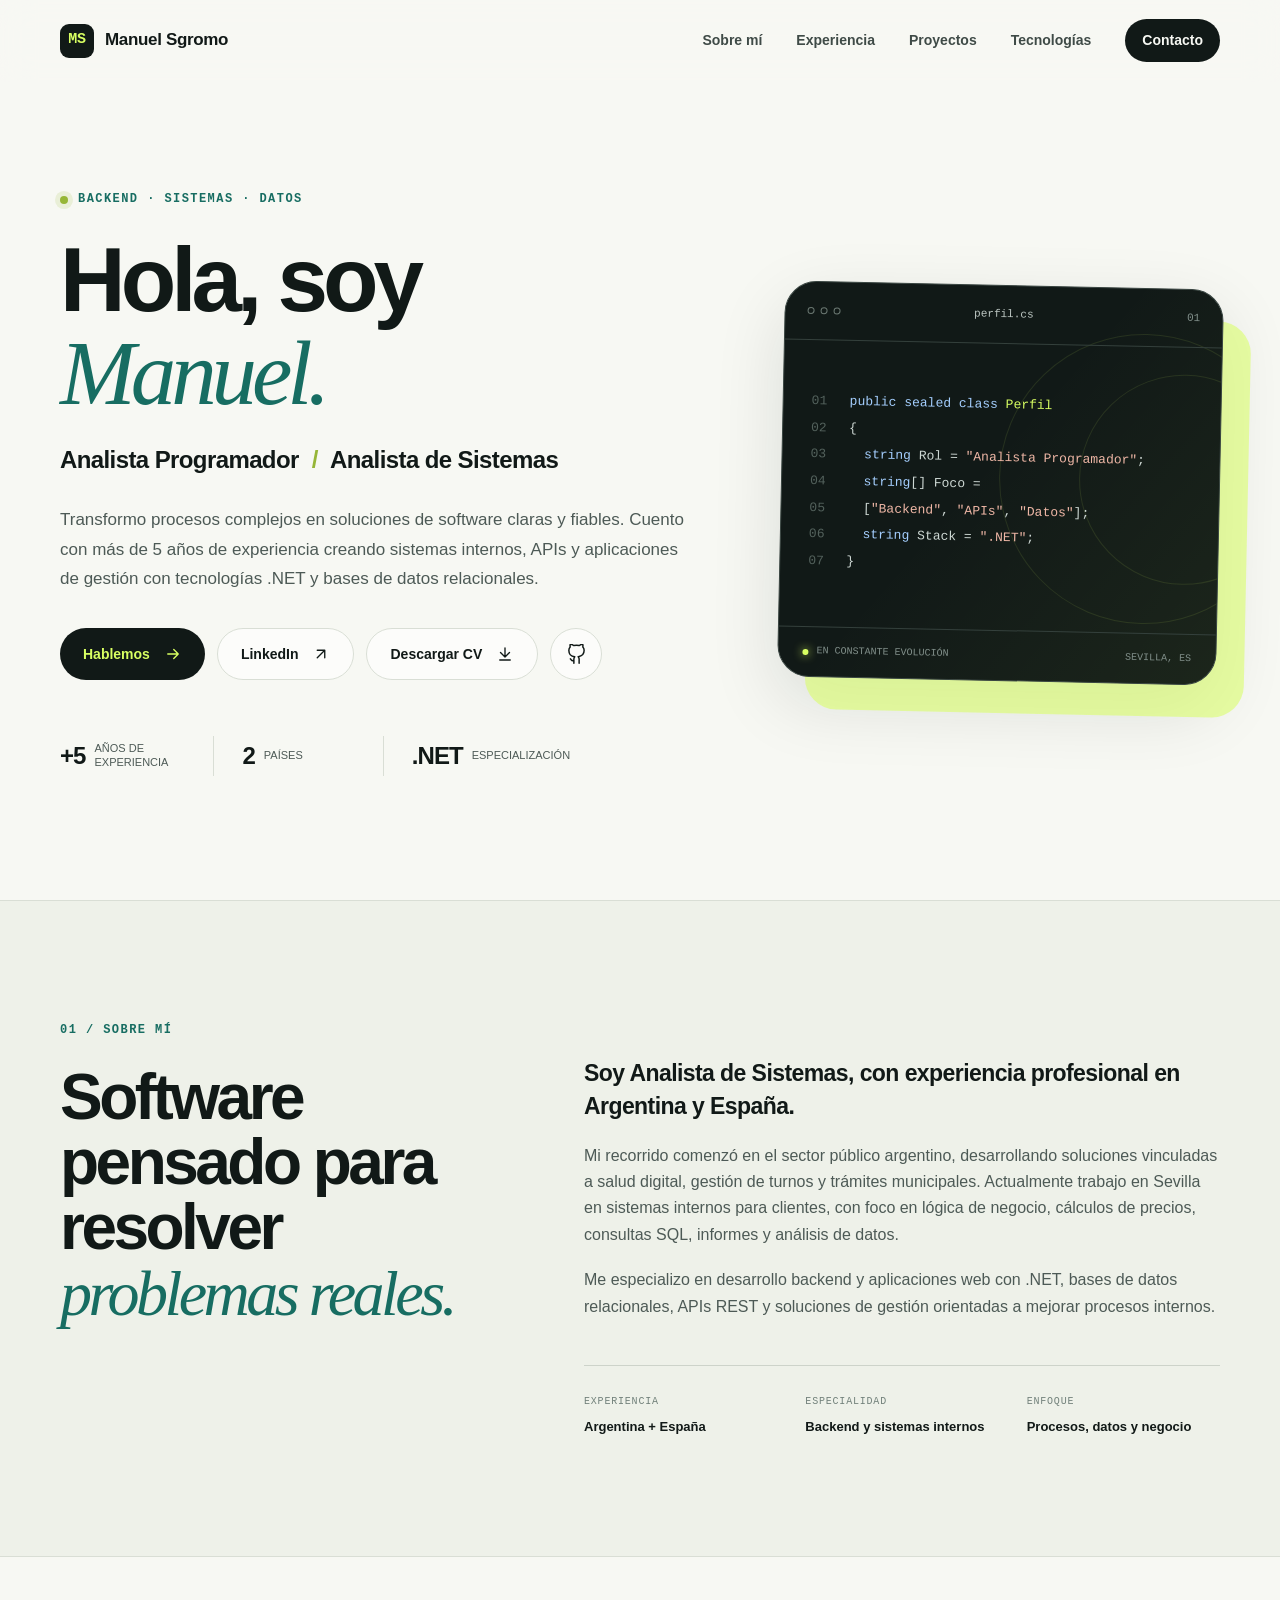
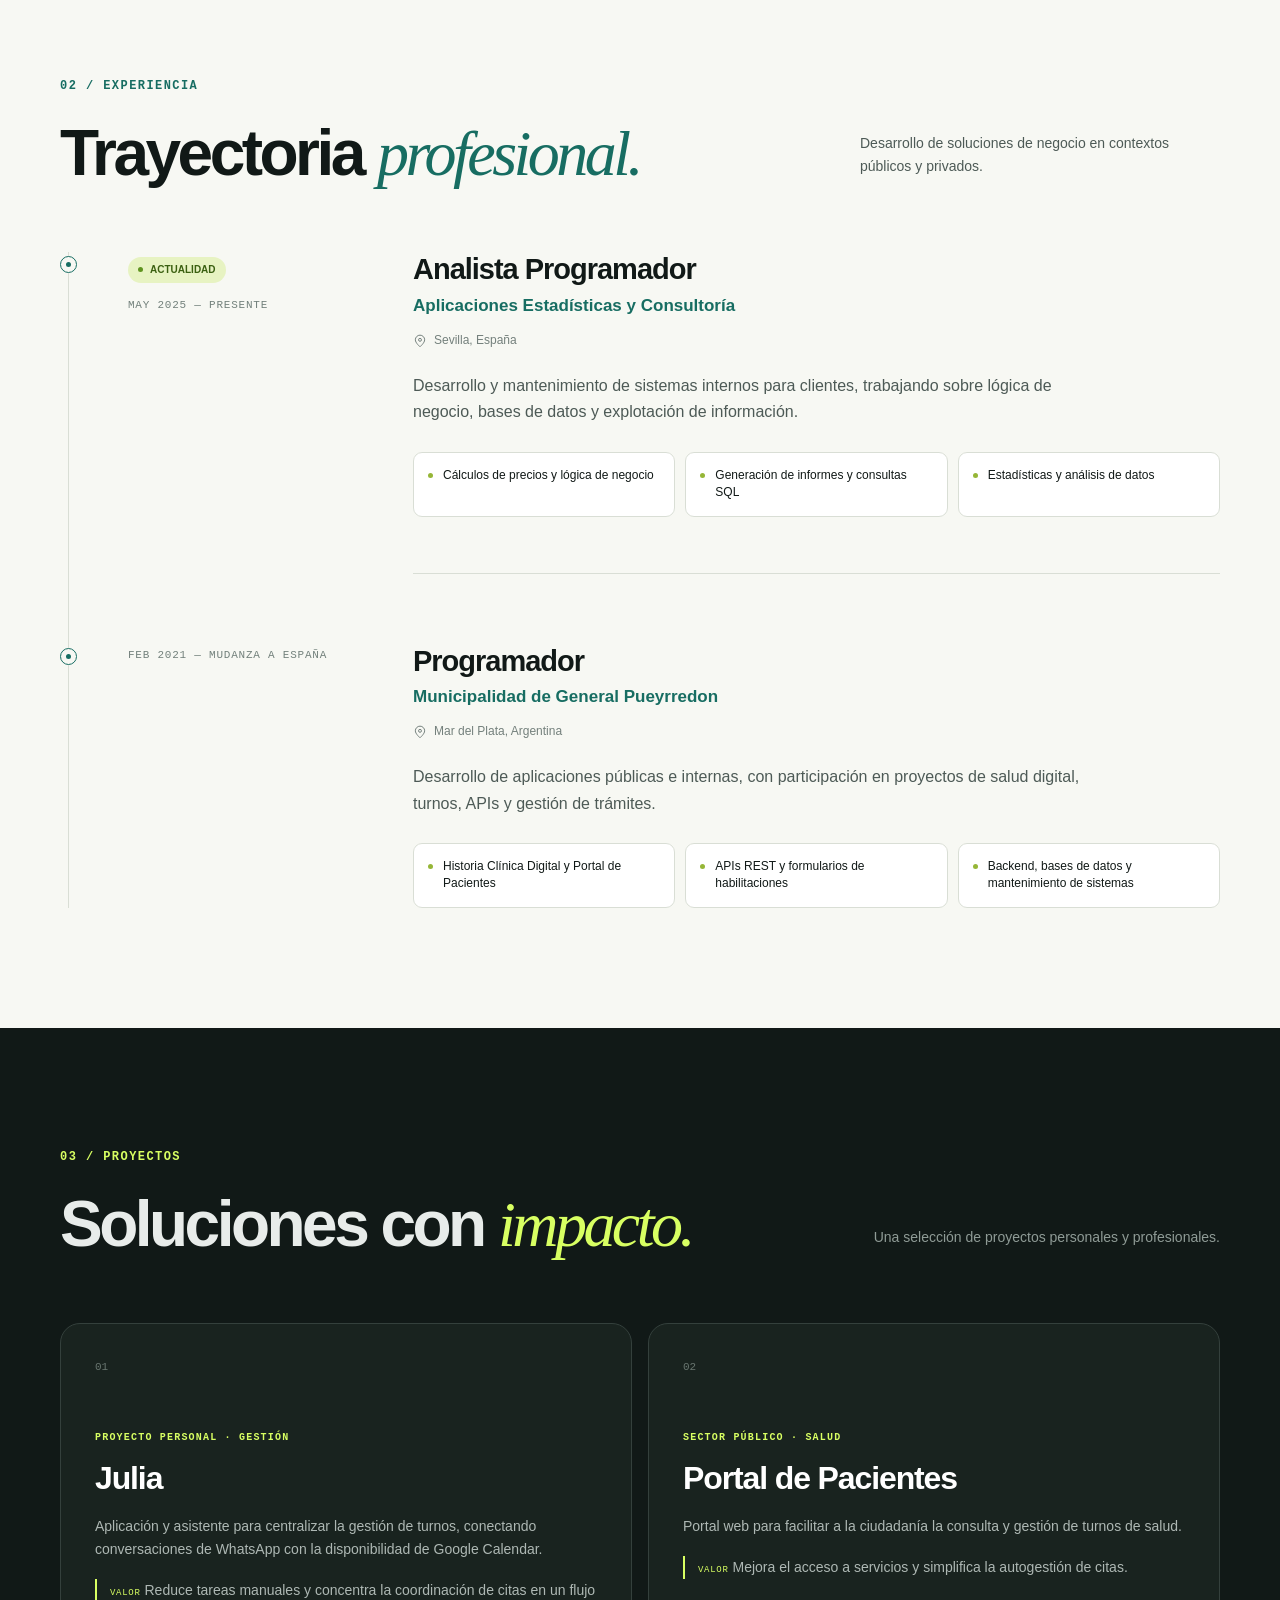
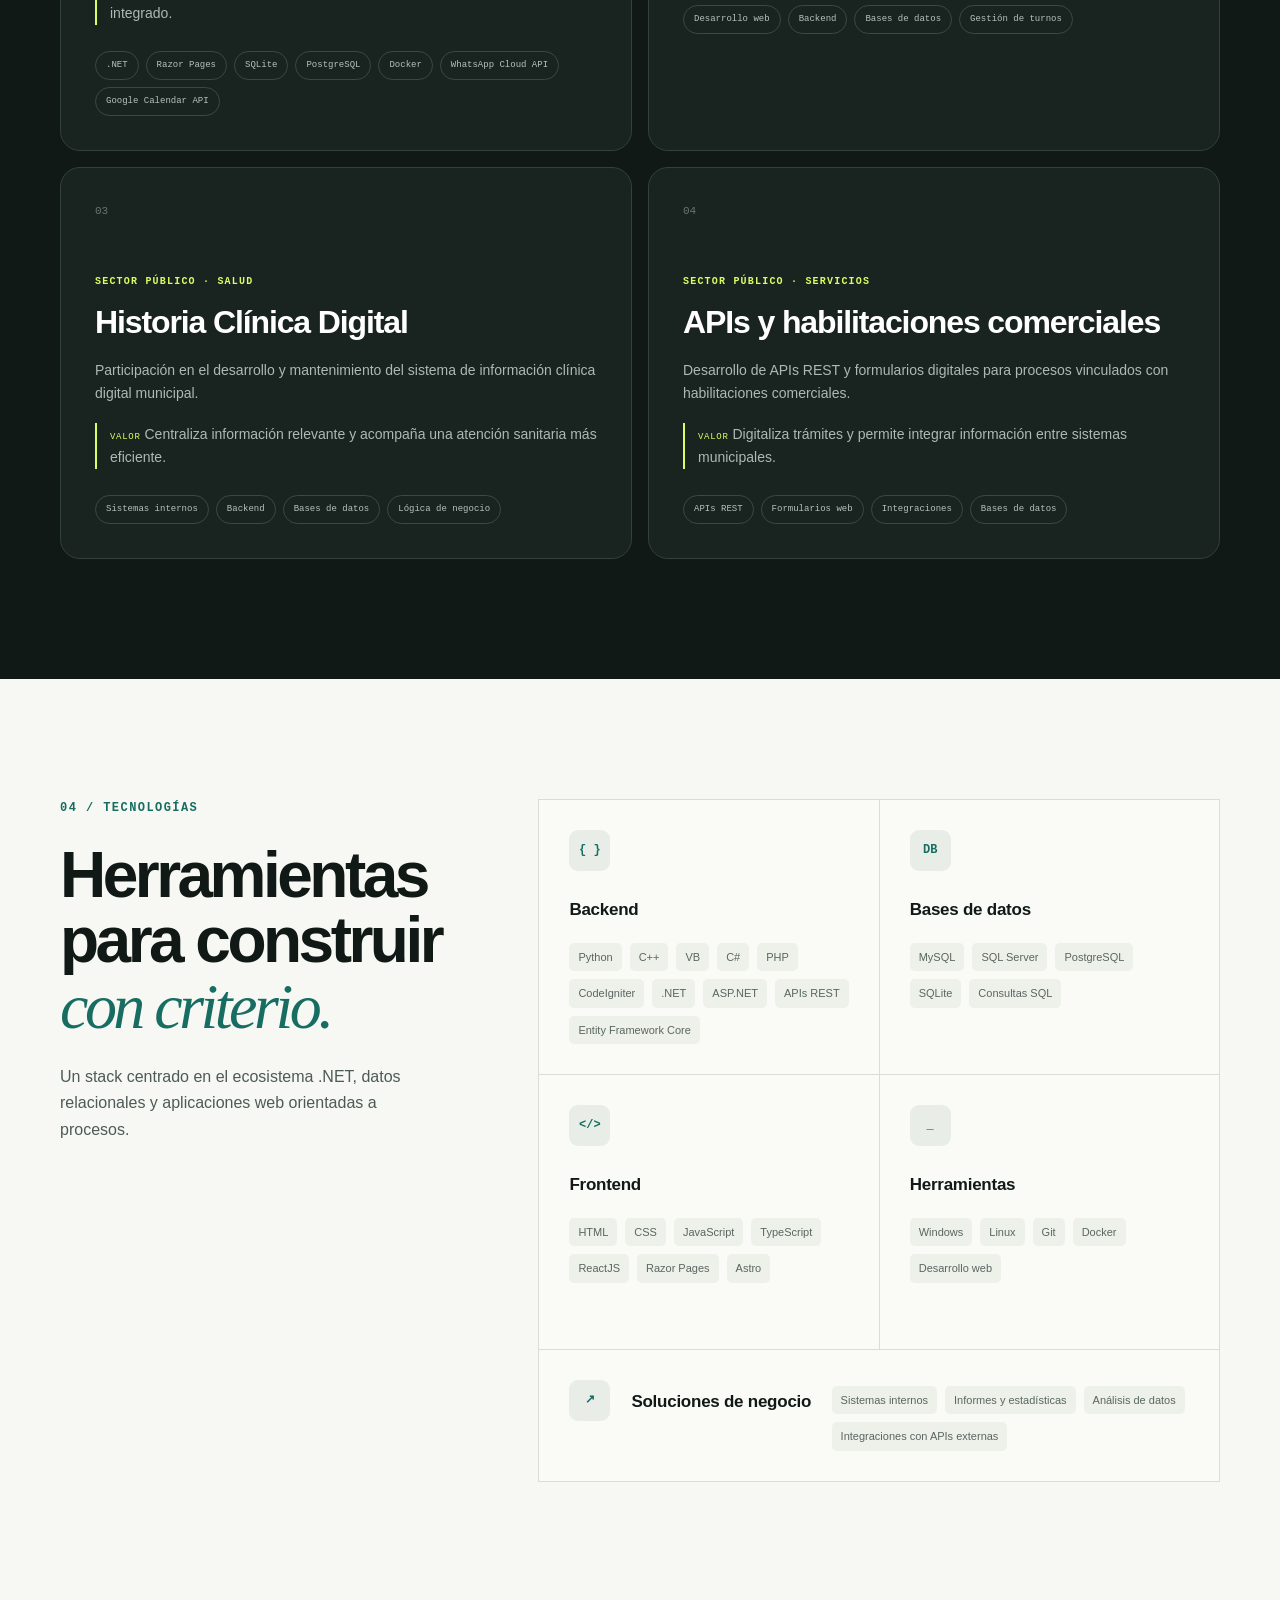
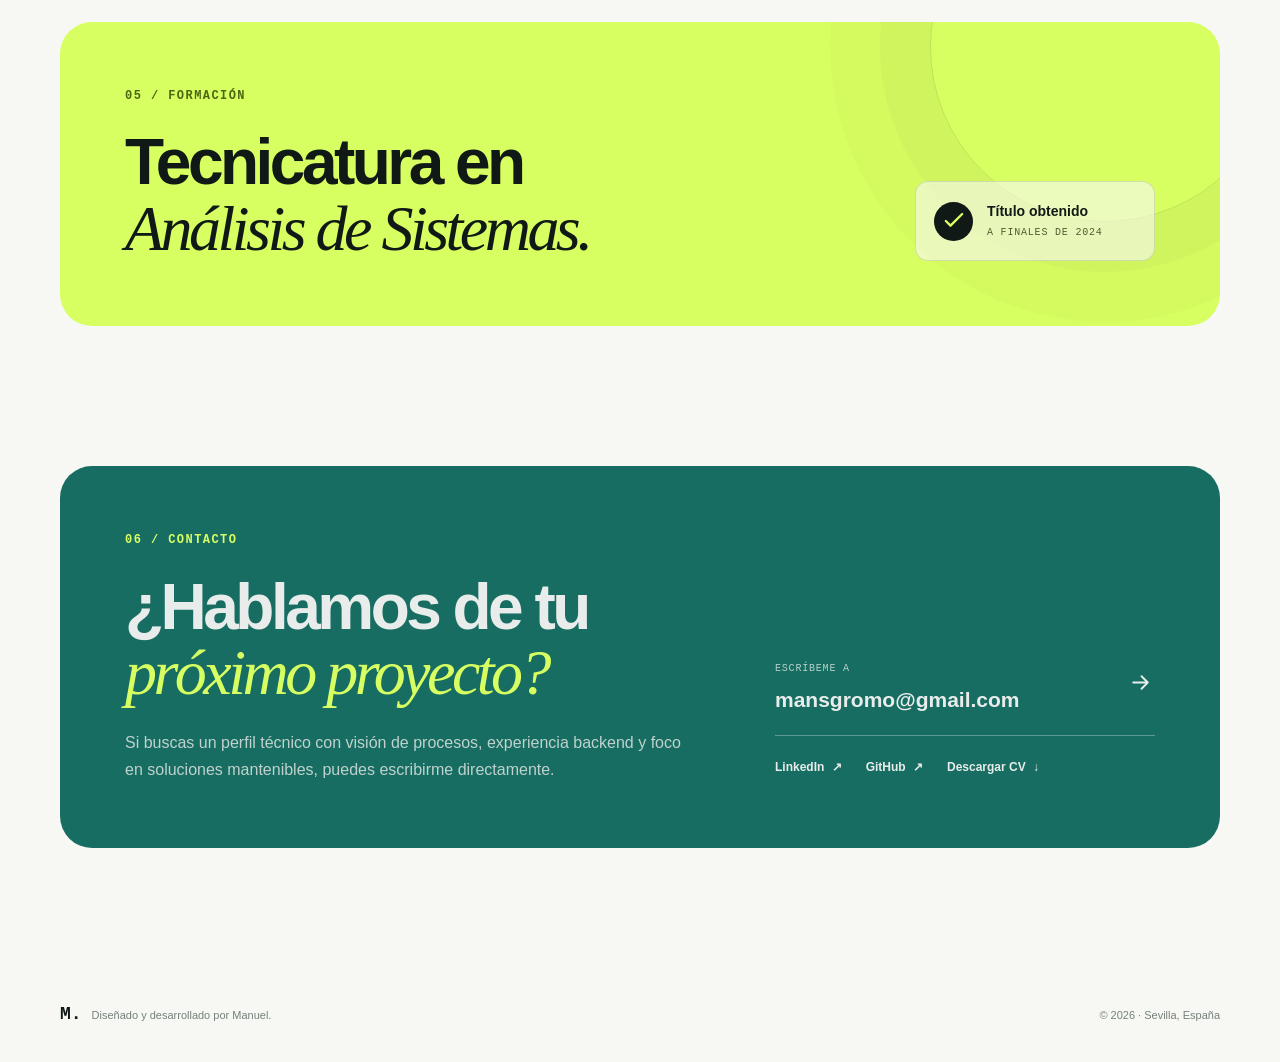
<file: index.html>
<!DOCTYPE html>
<html lang="es">
<head>
    <meta charset="utf-8">
    <meta name="viewport" content="width=device-width, initial-scale=1.0">
    <title>Manuel Sgromo — Analista Programador .NET en Sevilla</title>
    <meta name="description" content="Manuel Sgromo, Analista Programador especializado en .NET, C#, SQL Server y APIs REST. Desarrollo de sistemas internos, informes y soluciones de gestión. Sevilla, España.">
    <meta name="author" content="Manuel Sgromo">
    <meta name="theme-color" content="#111917">
    <meta property="og:type" content="profile">
    <meta property="og:site_name" content="Manuel Sgromo">
    <meta property="og:title" content="Manuel Sgromo — Analista Programador .NET">
    <meta property="og:description" content="Desarrollo backend, sistemas internos, APIs REST y soluciones de gestión con .NET y SQL Server. Sevilla, España.">
    <link rel="canonical" href="https://manuelsgromo.dev.ar/">
    <meta property="og:url" content="https://manuelsgromo.dev.ar/">
    <meta property="og:image" content="https://manuelsgromo.dev.ar/og-image.png">
    <meta property="og:image:width" content="1200">
    <meta property="og:image:height" content="630">
    <meta property="og:image:alt" content="Manuel Sgromo — Analista Programador .NET">
    <meta property="og:locale" content="es_ES">
    <meta name="twitter:card" content="summary_large_image">
    <meta name="twitter:title" content="Manuel Sgromo — Analista Programador .NET">
    <meta name="twitter:description" content="Desarrollo backend, sistemas internos, APIs REST y soluciones de gestión con .NET y SQL Server. Sevilla, España.">
    <meta name="twitter:image" content="https://manuelsgromo.dev.ar/og-image.png">
    <link rel="icon" href="favicon.svg" type="image/svg+xml">
    <link rel="icon" type="image/png" sizes="32x32" href="favicon-32.png">
    <link rel="apple-touch-icon" href="apple-touch-icon.png">
    <link rel="manifest" href="site.webmanifest">
    <link rel="alternate" type="text/markdown" href="llms.txt" title="Resumen para LLMs">
    <link rel="stylesheet" href="css/site.css">
    <meta name="google-site-verification" content="AX-vUv36ZDB27n9v82sICrds-xEvrTtyiPdn1zYFrWY" />
    <meta name="msvalidate.01" content="DA29E1E348F632E181BAA5E2B1E90D96" />
    
    <script type="application/ld+json">
    {
      "@context": "https://schema.org",
      "@graph": [
        {
          "@type": "ProfilePage",
          "@id": "https://manuelsgromo.dev.ar/#profilepage",
          "url": "https://manuelsgromo.dev.ar/",
          "name": "Manuel Sgromo — Analista Programador .NET en Sevilla",
          "inLanguage": "es",
          "isPartOf": { "@id": "https://manuelsgromo.dev.ar/#website" },
          "mainEntity": { "@id": "https://manuelsgromo.dev.ar/#person" },
          "dateModified": "2026-07-08"
        },
        {
          "@type": "WebSite",
          "@id": "https://manuelsgromo.dev.ar/#website",
          "url": "https://manuelsgromo.dev.ar/",
          "name": "Manuel Sgromo",
          "description": "Portfolio de Manuel Sgromo, Analista Programador especializado en .NET, C#, SQL Server y APIs REST.",
          "inLanguage": "es",
          "publisher": { "@id": "https://manuelsgromo.dev.ar/#person" }
        },
        {
          "@type": "Person",
          "@id": "https://manuelsgromo.dev.ar/#person",
          "name": "Manuel Sgromo",
          "givenName": "Manuel",
          "familyName": "Sgromo",
          "jobTitle": "Analista Programador",
          "description": "Analista Programador especializado en desarrollo backend con .NET, C#, SQL Server y APIs REST. Sistemas internos, informes y soluciones de gestión.",
          "url": "https://manuelsgromo.dev.ar",
          "mainEntityOfPage": { "@id": "https://manuelsgromo.dev.ar/#profilepage" },
          "image": "https://manuelsgromo.dev.ar/og-image.png",
          "email": "mansgromo@gmail.com",
          "nationality": {
            "@type": "Country",
            "name": "Argentina"
          },
          "sameAs": [
            "https://www.linkedin.com/in/manuelsgromo/",
            "https://github.com/Msgromo"
          ],
          "hasOccupation": {
            "@type": "Occupation",
            "name": "Analista Programador",
            "occupationLocation": {
              "@type": "City",
              "name": "Sevilla",
              "containedInPlace": {
                "@type": "Country",
                "name": "España"
              }
            },
            "skills": ".NET, C#, VB.NET, ASP.NET, SQL Server, PostgreSQL, APIs REST, Entity Framework Core, Docker"
          },
          "worksFor": {
            "@type": "Organization",
            "name": "Aplicaciones Estadísticas y Consultoría",
            "location": {
              "@type": "Place",
              "address": {
                "@type": "PostalAddress",
                "addressLocality": "Sevilla",
                "addressRegion": "Andalucía",
                "addressCountry": "ES"
              }
            }
          },
          "alumniOf": {
            "@type": "EducationalOrganization",
            "name": "Instituto Superior de Enseñanza Técnica (ISET)",
            "address": {
              "@type": "PostalAddress",
              "addressLocality": "Mar del Plata",
              "addressCountry": "AR"
            }
          },
          "address": {
            "@type": "PostalAddress",
            "addressLocality": "Sevilla",
            "addressRegion": "Andalucía",
            "addressCountry": "ES"
          },
          "knowsLanguage": [
            { "@type": "Language", "name": "Español" },
            { "@type": "Language", "name": "Inglés" }
          ],
          "knowsAbout": [".NET", "C#", "VB.NET", "ASP.NET", "Razor Pages", "SQL Server", "PostgreSQL", "APIs REST", "Entity Framework Core", "Docker", "Análisis de datos", "Optimización de precios"]
        }
      ]
    }
    </script>
</head>
<body>
    <a class="skip-link" href="#contenido">Saltar al contenido</a>

    <header class="site-header" id="inicio">
        <nav class="nav container" aria-label="Navegación principal">
            <a class="brand" href="#inicio" aria-label="Ir al inicio">
                <span class="brand-mark" aria-hidden="true">MS</span>
                <span>Manuel Sgromo</span>
            </a>

            <button class="menu-button" type="button" aria-expanded="false" aria-controls="main-menu">
                <span class="sr-only">Abrir menú</span>
                <span></span><span></span>
            </button>

            <div class="nav-menu" id="main-menu">
                <a href="#sobre-mi">Sobre mí</a>
                <a href="#experiencia">Experiencia</a>
                <a href="#proyectos">Proyectos</a>
                <a href="#tecnologias">Tecnologías</a>
                <a class="nav-contact" href="#contacto">Contacto</a>
            </div>
        </nav>
    </header>

    <main id="contenido">
        <section class="hero section" aria-labelledby="hero-title">
            <div class="container hero-grid">
                <div class="hero-copy">
                    <p class="eyebrow"><span></span> Backend · Sistemas · Datos</p>
                    <h1 id="hero-title">Hola, soy <em>Manuel.</em></h1>
                    <p class="hero-role">Analista Programador <span>/</span> Analista de Sistemas</p>
                    <p class="hero-description">
                        Transformo procesos complejos en soluciones de software claras y fiables. Cuento con más de 5 años de
                        experiencia creando sistemas internos, APIs y aplicaciones de gestión con tecnologías .NET y bases de
                        datos relacionales.
                    </p>
                    <div class="hero-actions">
                        <a class="button button-primary" href="#contacto">
                            Hablemos
                            <svg viewBox="0 0 24 24" aria-hidden="true">
                                <path d="m5 12h14m-6-6 6 6-6 6"></path>
                            </svg>
                        </a>
                        <a class="button button-secondary" href="https://www.linkedin.com/in/manuelsgromo/" target="_blank" rel="me noreferrer">
                            LinkedIn
                            <svg viewBox="0 0 24 24" aria-hidden="true">
                                <path d="M7 17 17 7M7 7h10v10"></path>
                            </svg>
                        </a>
                        <a class="button button-secondary" href="Manuel_Sgromo.pdf" download>
                            Descargar CV
                            <svg viewBox="0 0 24 24" aria-hidden="true">
                                <path d="M12 4v12m-6-6 6 6 6-6M5 20h14"></path>
                            </svg>
                        </a>
                        <a class="icon-button" href="https://github.com/Msgromo" target="_blank" rel="me noreferrer" aria-label="Perfil de GitHub de Manuel">
                            <svg viewBox="0 0 24 24" aria-hidden="true">
                                <path d="M15 22v-4a4.8 4.8 0 0 0-1-3.5c3.28-.36 6.72-1.61 6.72-7.25A5.65 5.65 0 0 0 19.22 3.3 5.3 5.3 0 0 0 19.08.3S17.9-.08 15 1.8a13.4 13.4 0 0 0-6 0C6.1-.08 4.92.3 4.92.3a5.3 5.3 0 0 0-.14 3A5.65 5.65 0 0 0 3.28 7.3c0 5.6 3.44 6.85 6.72 7.25A4.8 4.8 0 0 0 9 18v4M9 19c-3 .92-3-1.5-4-2"></path>
                            </svg>
                        </a>
                    </div>

                    <dl class="hero-stats" aria-label="Resumen profesional">
                        <div>
                            <dt>+5</dt>
                            <dd>años de experiencia</dd>
                        </div>
                        <div>
                            <dt>2</dt>
                            <dd>países</dd>
                        </div>
                        <div>
                            <dt>.NET</dt>
                            <dd>especialización</dd>
                        </div>
                    </dl>
                </div>

                <div class="profile-card" aria-label="Perfil técnico de Manuel">
                    <div class="profile-card-top">
                        <span class="window-dots" aria-hidden="true"><i></i><i></i><i></i></span>
                        <span>perfil.cs</span>
                        <span>01</span>
                    </div>
                    <div class="code-block" aria-hidden="true">
                        <p><span class="line-number">01</span><span class="code-keyword">public sealed class</span> <span class="code-type">Perfil</span></p>
                        <p><span class="line-number">02</span>{</p>
                        <p><span class="line-number">03</span>&nbsp;&nbsp;<span class="code-keyword">string</span> Rol = <span class="code-string">"Analista Programador"</span>;</p>
                        <p><span class="line-number">04</span>&nbsp;&nbsp;<span class="code-keyword">string</span>[] Foco =</p>
                        <p><span class="line-number">05</span>&nbsp;&nbsp;[<span class="code-string">"Backend"</span>, <span class="code-string">"APIs"</span>, <span class="code-string">"Datos"</span>];</p>
                        <p><span class="line-number">06</span>&nbsp;&nbsp;<span class="code-keyword">string</span> Stack = <span class="code-string">".NET"</span>;</p>
                        <p><span class="line-number">07</span>}</p>
                    </div>
                    <div class="profile-card-footer">
                        <span><i></i> En constante evolución</span>
                        <span>Sevilla, ES</span>
                    </div>
                    <div class="orbit orbit-one"></div>
                    <div class="orbit orbit-two"></div>
                </div>
            </div>
        </section>

        <section class="section section-muted" id="sobre-mi" aria-labelledby="about-title">
            <div class="container about-grid">
                <header class="section-heading">
                    <p class="section-index">01 / Sobre mí</p>
                    <h2 id="about-title">Software pensado para resolver <em>problemas reales.</em></h2>
                </header>
                <div class="about-content">
                    <p class="about-lead">Soy Analista de Sistemas, con experiencia profesional en Argentina y España.</p>
                    <p>Mi recorrido comenzó en el sector público argentino, desarrollando soluciones vinculadas a salud digital,
                        gestión de turnos y trámites municipales. Actualmente trabajo en Sevilla en sistemas internos para
                        clientes, con foco en lógica de negocio, cálculos de precios, consultas SQL, informes y análisis de
                        datos.</p>
                    <p>Me especializo en desarrollo backend y aplicaciones web con .NET, bases de datos relacionales, APIs REST
                        y soluciones de gestión orientadas a mejorar procesos internos.</p>
                    <div class="about-details">
                        <div><span>Experiencia</span><strong>Argentina + España</strong></div>
                        <div><span>Especialidad</span><strong>Backend y sistemas internos</strong></div>
                        <div><span>Enfoque</span><strong>Procesos, datos y negocio</strong></div>
                    </div>
                </div>
            </div>
        </section>

        <section class="section" id="experiencia" aria-labelledby="experience-title">
            <div class="container">
                <header class="section-heading heading-row">
                    <div>
                        <p class="section-index">02 / Experiencia</p>
                        <h2 id="experience-title">Trayectoria <em>profesional.</em></h2>
                    </div>
                    <p class="heading-note">Desarrollo de soluciones de negocio en contextos públicos y privados.</p>
                </header>

                <div class="timeline">
                    <article class="experience-card">
                        <div class="timeline-marker"><span></span></div>
                        <div class="experience-meta">
                            <span class="status-pill"><i></i> Actualidad</span>
                            <time datetime="2025-05">MAY 2025 — PRESENTE</time>
                        </div>
                        <div class="experience-body">
                            <h3>Analista Programador</h3>
                            <p class="company">Aplicaciones Estadísticas y Consultoría</p>
                            <p class="location"><svg viewBox="0 0 24 24" aria-hidden="true"><path d="M20 10c0 5-8 12-8 12S4 15 4 10a8 8 0 1 1 16 0Z"></path><circle cx="12" cy="10" r="2.5"></circle></svg>Sevilla, España</p>
                            <p>Desarrollo y mantenimiento de sistemas internos para clientes, trabajando sobre lógica de
                                negocio, bases de datos y explotación de información.</p>
                            <ul class="responsibility-list">
                                <li>Cálculos de precios y lógica de negocio</li>
                                <li>Generación de informes y consultas SQL</li>
                                <li>Estadísticas y análisis de datos</li>
                            </ul>
                        </div>
                    </article>

                    <article class="experience-card">
                        <div class="timeline-marker"><span></span></div>
                        <div class="experience-meta">
                            <time datetime="2021-02">FEB 2021 — MUDANZA A ESPAÑA</time>
                        </div>
                        <div class="experience-body">
                            <h3>Programador</h3>
                            <p class="company">Municipalidad de General Pueyrredon</p>
                            <p class="location"><svg viewBox="0 0 24 24" aria-hidden="true"><path d="M20 10c0 5-8 12-8 12S4 15 4 10a8 8 0 1 1 16 0Z"></path><circle cx="12" cy="10" r="2.5"></circle></svg>Mar del Plata, Argentina</p>
                            <p>Desarrollo de aplicaciones públicas e internas, con participación en proyectos de salud digital,
                                turnos, APIs y gestión de trámites.</p>
                            <ul class="responsibility-list">
                                <li>Historia Clínica Digital y Portal de Pacientes</li>
                                <li>APIs REST y formularios de habilitaciones</li>
                                <li>Backend, bases de datos y mantenimiento de sistemas</li>
                            </ul>
                        </div>
                    </article>
                </div>
            </div>
        </section>

        <section class="section section-dark" id="proyectos" aria-labelledby="projects-title">
            <div class="container">
                <header class="section-heading heading-row heading-light">
                    <div>
                        <p class="section-index">03 / Proyectos</p>
                        <h2 id="projects-title">Soluciones con <em>impacto.</em></h2>
                    </div>
                    <p class="heading-note">Una selección de proyectos personales y profesionales.</p>
                </header>

                <div class="projects-grid">
                    <article class="project-card">
                        <div class="project-number">01</div>
                        <div class="project-kicker">Proyecto personal · Gestión</div>
                        <h3>Julia</h3>
                        <p>Aplicación y asistente para centralizar la gestión de turnos, conectando conversaciones de
                            WhatsApp con la disponibilidad de Google Calendar.</p>
                        <p class="project-value"><span>Valor</span> Reduce tareas manuales y concentra la coordinación de
                            citas en un flujo integrado.</p>
                        <ul class="tag-list" aria-label="Tecnologías de Julia">
                            <li>.NET</li>
                            <li>Razor Pages</li>
                            <li>SQLite</li>
                            <li>PostgreSQL</li>
                            <li>Docker</li>
                            <li>WhatsApp Cloud API</li>
                            <li>Google Calendar API</li>
                        </ul>
                    </article>

                    <article class="project-card">
                        <div class="project-number">02</div>
                        <div class="project-kicker">Sector público · Salud</div>
                        <h3>Portal de Pacientes</h3>
                        <p>Portal web para facilitar a la ciudadanía la consulta y gestión de turnos de salud.</p>
                        <p class="project-value"><span>Valor</span> Mejora el acceso a servicios y simplifica la autogestión de
                            citas.</p>
                        <ul class="tag-list">
                            <li>Desarrollo web</li>
                            <li>Backend</li>
                            <li>Bases de datos</li>
                            <li>Gestión de turnos</li>
                        </ul>
                    </article>

                    <article class="project-card">
                        <div class="project-number">03</div>
                        <div class="project-kicker">Sector público · Salud</div>
                        <h3>Historia Clínica Digital</h3>
                        <p>Participación en el desarrollo y mantenimiento del sistema de información clínica digital municipal.</p>
                        <p class="project-value"><span>Valor</span> Centraliza información relevante y acompaña una atención
                            sanitaria más eficiente.</p>
                        <ul class="tag-list">
                            <li>Sistemas internos</li>
                            <li>Backend</li>
                            <li>Bases de datos</li>
                            <li>Lógica de negocio</li>
                        </ul>
                    </article>

                    <article class="project-card">
                        <div class="project-number">04</div>
                        <div class="project-kicker">Sector público · Servicios</div>
                        <h3>APIs y habilitaciones comerciales</h3>
                        <p>Desarrollo de APIs REST y formularios digitales para procesos vinculados con habilitaciones
                            comerciales.</p>
                        <p class="project-value"><span>Valor</span> Digitaliza trámites y permite integrar información entre
                            sistemas municipales.</p>
                        <ul class="tag-list">
                            <li>APIs REST</li>
                            <li>Formularios web</li>
                            <li>Integraciones</li>
                            <li>Bases de datos</li>
                        </ul>
                    </article>
                </div>
            </div>
        </section>

        <section class="section" id="tecnologias" aria-labelledby="skills-title">
            <div class="container skills-layout">
                <header class="section-heading skills-heading">
                    <p class="section-index">04 / Tecnologías</p>
                    <h2 id="skills-title">Herramientas para construir <em>con criterio.</em></h2>
                    <p>Un stack centrado en el ecosistema .NET, datos relacionales y aplicaciones web orientadas a procesos.</p>
                </header>

                <div class="skills-grid">
                    <article class="skill-group">
                        <div class="skill-icon">{ }</div>
                        <h3>Backend</h3>
                        <ul>
                            <li>Python</li>
                            <li>C++</li>
                            <li>VB</li>
                            <li>C#</li>
                            <li>PHP</li>
                            <li>CodeIgniter</li>
                            <li>.NET</li>
                            <li>ASP.NET</li>
                            <li>APIs REST</li>
                            <li>Entity Framework Core</li>
                        </ul>
                    </article>
                    <article class="skill-group">
                        <div class="skill-icon">DB</div>
                        <h3>Bases de datos</h3>
                        <ul>
                            <li>MySQL</li>
                            <li>SQL Server</li>
                            <li>PostgreSQL</li>
                            <li>SQLite</li>
                            <li>Consultas SQL</li>
                        </ul>
                    </article>
                    <article class="skill-group">
                        <div class="skill-icon">&lt;/&gt;</div>
                        <h3>Frontend</h3>
                        <ul>
                            <li>HTML</li>
                            <li>CSS</li>
                            <li>JavaScript</li>
                            <li>TypeScript</li>
                            <li>ReactJS</li>
                            <li>Razor Pages</li>
                            <li>Astro</li>
                        </ul>
                    </article>
                    <article class="skill-group">
                        <div class="skill-icon">_</div>
                        <h3>Herramientas</h3>
                        <ul>
                            <li>Windows</li>
                            <li>Linux</li>
                            <li>Git</li>
                            <li>Docker</li>
                            <li>Desarrollo web</li>
                        </ul>
                    </article>
                    <article class="skill-group skill-wide">
                        <div class="skill-icon">↗</div>
                        <h3>Soluciones de negocio</h3>
                        <ul>
                            <li>Sistemas internos</li>
                            <li>Informes y estadísticas</li>
                            <li>Análisis de datos</li>
                            <li>Integraciones con APIs externas</li>
                        </ul>
                    </article>
                </div>
            </div>
        </section>

        <section class="section education-section" id="formacion" aria-labelledby="education-title">
            <div class="container">
                <article class="education-card">
                    <div>
                        <p class="section-index">05 / Formación</p>
                        <h2 id="education-title">Tecnicatura en<br><em>Análisis de Sistemas.</em></h2>
                    </div>
                    <div class="education-meta">
                        <span class="education-check" aria-hidden="true"><svg viewBox="0 0 24 24"><path d="m5 12 4 4L19 6"></path></svg></span>
                        <div><strong>Título obtenido</strong><span>A finales de 2024</span></div>
                    </div>
                </article>
            </div>
        </section>

        <section class="section contact-section" id="contacto" aria-labelledby="contact-title">
            <div class="container">
                <div class="contact-card">
                    <p class="section-index">06 / Contacto</p>
                    <div class="contact-grid">
                        <div>
                            <h2 id="contact-title">¿Hablamos de tu <em>próximo proyecto?</em></h2>
                            <p>Si buscas un perfil técnico con visión de procesos, experiencia backend y foco en soluciones
                                mantenibles, puedes escribirme directamente.</p>
                        </div>
                        <div class="contact-actions">
                            <a class="contact-email" href="mailto:mansgromo@gmail.com"><span>Escríbeme a</span><strong>mansgromo@gmail.com</strong><svg viewBox="0 0 24 24" aria-hidden="true"><path d="m5 12h14m-6-6 6 6-6 6"></path></svg></a>
                            <div class="social-links">
                                <a href="https://www.linkedin.com/in/manuelsgromo/" target="_blank" rel="me noreferrer">LinkedIn <span>↗</span></a>
                                <a href="https://github.com/Msgromo" target="_blank" rel="me noreferrer">GitHub <span>↗</span></a>
                                <a href="Manuel_Sgromo.pdf" download>Descargar CV <span>↓</span></a>
                            </div>
                        </div>
                    </div>
                </div>
            </div>
        </section>
    </main>

    <footer class="site-footer">
        <div class="container footer-inner">
            <p><span class="footer-mark">M.</span> Diseñado y desarrollado por Manuel.</p>
            <p>&copy; 2026 · Sevilla, España</p>
        </div>
    </footer>

    <script src="js/site.js"></script>
</body>
</html>
</file>
<file: css/site.css>
:root {
    --ink: #111917;
    --ink-soft: #4d5a56;
    --paper: #f7f8f3;
    --paper-deep: #eef1e9;
    --white: #ffffff;
    --accent: #d8ff62;
    --accent-dark: #96b637;
    --teal: #176d62;
    --line: #d9ded5;
    --dark-line: #34403c;
    --radius-sm: 10px;
    --radius-md: 20px;
    --radius-lg: 32px;
    --shadow: 0 24px 70px rgba(17, 25, 23, 0.12);
    --container: 1160px;
}

*,
*::before,
*::after {
    box-sizing: border-box;
}

html {
    scroll-behavior: smooth;
    scroll-padding-top: 90px;
}

body {
    margin: 0;
    color: var(--ink);
    background: var(--paper);
    font-family: Inter, ui-sans-serif, -apple-system, BlinkMacSystemFont, "Segoe UI", sans-serif;
    font-size: 16px;
    line-height: 1.65;
    text-rendering: optimizeLegibility;
    -webkit-font-smoothing: antialiased;
}

body::before {
    position: fixed;
    z-index: -1;
    inset: 0;
    background-image: radial-gradient(rgba(17, 25, 23, 0.055) 0.7px, transparent 0.7px);
    background-size: 18px 18px;
    content: "";
    pointer-events: none;
}

a {
    color: inherit;
    text-decoration: none;
}

button,
a {
    -webkit-tap-highlight-color: transparent;
}

button {
    font: inherit;
}

svg {
    display: block;
}

p,
h1,
h2,
h3,
dl,
dd {
    margin: 0;
}

ul {
    margin: 0;
    padding: 0;
    list-style: none;
}

.container {
    width: min(calc(100% - 48px), var(--container));
    margin-inline: auto;
}

.section {
    padding: 120px 0;
}

.sr-only {
    position: absolute;
    width: 1px;
    height: 1px;
    padding: 0;
    margin: -1px;
    overflow: hidden;
    clip: rect(0, 0, 0, 0);
    white-space: nowrap;
    border: 0;
}

.skip-link {
    position: fixed;
    z-index: 100;
    top: 12px;
    left: 12px;
    padding: 10px 16px;
    color: var(--paper);
    background: var(--ink);
    border-radius: 8px;
    transform: translateY(-150%);
    transition: transform 160ms ease;
}

.skip-link:focus {
    transform: translateY(0);
}

:focus-visible {
    outline: 3px solid var(--teal);
    outline-offset: 4px;
}

.site-header {
    position: sticky;
    z-index: 50;
    top: 0;
    height: 82px;
    border-bottom: 1px solid transparent;
    background: rgba(247, 248, 243, 0.88);
    backdrop-filter: blur(16px);
    transition: border-color 180ms ease, box-shadow 180ms ease;
}

.site-header.is-scrolled {
    border-color: rgba(17, 25, 23, 0.09);
    box-shadow: 0 8px 30px rgba(17, 25, 23, 0.04);
}

.nav {
    display: flex;
    align-items: center;
    justify-content: space-between;
    height: 100%;
}

.brand {
    display: inline-flex;
    gap: 11px;
    align-items: center;
    font-size: 17px;
    font-weight: 750;
    letter-spacing: -0.02em;
}

.brand-mark {
    display: grid;
    width: 34px;
    height: 34px;
    color: var(--accent);
    background: var(--ink);
    border-radius: 9px;
    place-items: center;
    font-family: ui-monospace, "Cascadia Code", monospace;
    font-size: 15px;
}

.nav-menu {
    display: flex;
    gap: 34px;
    align-items: center;
    color: #3f4b47;
    font-size: 14px;
    font-weight: 600;
}

.nav-menu>a:not(.nav-contact) {
    position: relative;
}

.nav-menu>a:not(.nav-contact)::after {
    position: absolute;
    right: 0;
    bottom: -5px;
    left: 0;
    height: 1px;
    background: var(--ink);
    content: "";
    transform: scaleX(0);
    transform-origin: right;
    transition: transform 180ms ease;
}

.nav-menu>a:hover::after {
    transform: scaleX(1);
    transform-origin: left;
}

.nav-contact {
    padding: 10px 17px;
    color: var(--paper);
    background: var(--ink);
    border-radius: 99px;
    transition: background 160ms ease, transform 160ms ease;
}

.nav-contact:hover {
    background: var(--teal);
    transform: translateY(-1px);
}

.menu-button {
    display: none;
    width: 42px;
    height: 42px;
    border: 1px solid var(--line);
    background: transparent;
    border-radius: 50%;
}

.menu-button>span:not(.sr-only) {
    display: block;
    width: 16px;
    height: 1.5px;
    margin: 5px auto;
    background: var(--ink);
    transition: transform 160ms ease;
}

.hero {
    display: flex;
    align-items: center;
    min-height: calc(100vh - 82px);
    min-height: calc(100svh - 82px);
    padding: 80px 0 96px;
    overflow: hidden;
}

.hero-grid {
    display: grid;
    grid-template-columns: minmax(0, 1.18fr) minmax(420px, 0.82fr);
    gap: 90px;
    align-items: center;
}

.eyebrow,
.section-index,
.project-kicker {
    color: var(--teal);
    font-family: ui-monospace, "Cascadia Code", monospace;
    font-size: 12px;
    font-weight: 700;
    letter-spacing: 0.12em;
    text-transform: uppercase;
}

.eyebrow {
    display: flex;
    gap: 10px;
    align-items: center;
    margin-bottom: 24px;
}

.eyebrow span {
    width: 8px;
    height: 8px;
    background: var(--accent-dark);
    border-radius: 50%;
    box-shadow: 0 0 0 5px rgba(150, 182, 55, 0.14);
}

h1,
h2 {
    font-weight: 600;
    letter-spacing: -0.055em;
    line-height: 1.02;
}

h1 {
    max-width: 720px;
    font-size: clamp(58px, 7.1vw, 96px);
}

h1 em,
h2 em {
    color: var(--teal);
    font-family: Georgia, "Times New Roman", serif;
    font-weight: 400;
}

.hero-role {
    margin-top: 20px;
    font-size: clamp(18px, 2vw, 24px);
    font-weight: 650;
    letter-spacing: -0.025em;
}

.hero-role span {
    padding: 0 7px;
    color: var(--accent-dark);
}

.hero-description {
    max-width: 650px;
    margin-top: 25px;
    color: var(--ink-soft);
    font-size: 17px;
    line-height: 1.75;
}

.hero-actions {
    display: flex;
    gap: 12px;
    align-items: center;
    margin-top: 34px;
}

.button,
.icon-button {
    display: inline-flex;
    align-items: center;
    justify-content: center;
    height: 52px;
    border-radius: 99px;
    font-size: 14px;
    font-weight: 750;
    transition: transform 160ms ease, background 160ms ease, color 160ms ease;
}

.button {
    gap: 14px;
    padding: 0 23px;
}

.button svg,
.contact-email svg {
    width: 18px;
    fill: none;
    stroke: currentColor;
    stroke-linecap: round;
    stroke-linejoin: round;
    stroke-width: 1.8;
}

.button-primary {
    color: var(--accent);
    background: var(--ink);
}

.button-primary:hover {
    color: var(--white);
    background: var(--teal);
    transform: translateY(-2px);
}

.button-secondary {
    border: 1px solid var(--line);
    background: rgba(255, 255, 255, 0.58);
}

.button-secondary:hover,
.icon-button:hover {
    border-color: var(--ink);
    transform: translateY(-2px);
}

.icon-button {
    width: 52px;
    border: 1px solid var(--line);
    background: rgba(255, 255, 255, 0.58);
}

.icon-button svg {
    width: 21px;
    fill: none;
    stroke: currentColor;
    stroke-linecap: round;
    stroke-linejoin: round;
    stroke-width: 1.7;
}

.hero-stats {
    display: flex;
    gap: 34px;
    margin-top: 56px;
}

.hero-stats div {
    display: grid;
    grid-template-columns: auto minmax(45px, 85px);
    gap: 9px;
    align-items: center;
}

.hero-stats div+div {
    padding-left: 28px;
    border-left: 1px solid var(--line);
}

.hero-stats dt {
    font-size: 24px;
    font-weight: 750;
    letter-spacing: -0.04em;
}

.hero-stats dd {
    color: var(--ink-soft);
    font-size: 11px;
    line-height: 1.25;
    text-transform: uppercase;
}

.profile-card {
    position: relative;
    min-height: 396px;
    color: #ced8d4;
    background: var(--ink);
    border: 1px solid #3a4642;
    border-radius: var(--radius-lg);
    box-shadow: 28px 32px 0 rgba(216, 255, 98, 0.56), var(--shadow);
    overflow: hidden;
    transform: rotate(1.2deg);
}

.profile-card::before {
    position: absolute;
    inset: 0;
    background: linear-gradient(130deg, transparent 45%, rgba(216, 255, 98, 0.055));
    content: "";
    pointer-events: none;
}

.profile-card-top {
    position: relative;
    z-index: 1;
    display: grid;
    grid-template-columns: 1fr 1fr 1fr;
    align-items: center;
    height: 58px;
    padding: 0 22px;
    color: #82908b;
    border-bottom: 1px solid var(--dark-line);
    font-family: ui-monospace, "Cascadia Code", monospace;
    font-size: 11px;
}

.profile-card-top> :nth-child(2) {
    color: #bec8c4;
    text-align: center;
}

.profile-card-top> :last-child {
    text-align: right;
}

.window-dots {
    display: flex;
    gap: 6px;
}

.window-dots i {
    display: block;
    width: 7px;
    height: 7px;
    border: 1px solid #697670;
    border-radius: 50%;
}

.code-block {
    position: relative;
    z-index: 1;
    padding: 48px 28px 40px;
    font-family: ui-monospace, "Cascadia Code", Consolas, monospace;
    font-size: 13px;
    line-height: 2.05;
    white-space: nowrap;
}

.line-number {
    display: inline-block;
    width: 38px;
    color: #53615c;
    user-select: none;
}

.code-keyword {
    color: #a5cfff;
}

.code-type {
    color: #d8ff62;
}

.code-string {
    color: #efb7a6;
}

.profile-card-footer {
    position: absolute;
    z-index: 2;
    right: 0;
    bottom: 0;
    left: 0;
    display: flex;
    align-items: center;
    justify-content: space-between;
    height: 50px;
    padding: 0 24px;
    color: #82908b;
    border-top: 1px solid var(--dark-line);
    font-family: ui-monospace, "Cascadia Code", monospace;
    font-size: 10px;
    text-transform: uppercase;
}

.profile-card-footer span:first-child {
    display: flex;
    gap: 8px;
    align-items: center;
}

.profile-card-footer i {
    width: 6px;
    height: 6px;
    background: var(--accent);
    border-radius: 50%;
    box-shadow: 0 0 10px var(--accent);
}

.orbit {
    position: absolute;
    right: -70px;
    border: 1px solid rgba(216, 255, 98, 0.1);
    border-radius: 50%;
}

.orbit-one {
    top: 85px;
    width: 210px;
    height: 210px;
}

.orbit-two {
    top: 45px;
    width: 290px;
    height: 290px;
}

.section-muted {
    background: var(--paper-deep);
    border-block: 1px solid var(--line);
}

.about-grid {
    display: grid;
    grid-template-columns: 0.8fr 1.2fr;
    gap: 100px;
}

.section-index {
    margin-bottom: 24px;
}

.section-heading h2,
.education-card h2,
.contact-card h2 {
    font-size: clamp(42px, 5vw, 66px);
}

.about-content {
    padding-top: 36px;
    color: var(--ink-soft);
    font-size: 16px;
}

.about-content>p+p {
    margin-top: 19px;
}

.about-content .about-lead {
    color: var(--ink);
    font-size: 23px;
    font-weight: 550;
    letter-spacing: -0.025em;
    line-height: 1.45;
}

.about-details {
    display: grid;
    grid-template-columns: repeat(3, 1fr);
    gap: 28px;
    margin-top: 45px;
    padding-top: 28px;
    border-top: 1px solid #cdd3ca;
}

.about-details span,
.education-meta span,
.contact-email>span {
    display: block;
    color: #71807a;
    font-family: ui-monospace, "Cascadia Code", monospace;
    font-size: 10px;
    letter-spacing: 0.08em;
    text-transform: uppercase;
}

.about-details strong {
    display: block;
    margin-top: 7px;
    color: var(--ink);
    font-size: 13px;
    line-height: 1.45;
}

.heading-row {
    display: flex;
    align-items: end;
    justify-content: space-between;
    margin-bottom: 66px;
}

.heading-note {
    max-width: 360px;
    padding-bottom: 8px;
    color: var(--ink-soft);
    font-size: 14px;
}

.timeline {
    position: relative;
}

.timeline::before {
    position: absolute;
    top: 0;
    bottom: 0;
    left: 8px;
    width: 1px;
    background: var(--line);
    content: "";
}

.experience-card {
    position: relative;
    display: grid;
    grid-template-columns: 225px 1fr;
    gap: 60px;
    margin-left: 8px;
    padding: 0 0 70px 60px;
}

.experience-card:last-child {
    padding-bottom: 0;
}

.timeline-marker {
    position: absolute;
    top: 4px;
    left: -8px;
    display: grid;
    width: 17px;
    height: 17px;
    background: var(--paper);
    border: 1px solid var(--teal);
    border-radius: 50%;
    place-items: center;
}

.timeline-marker span {
    width: 5px;
    height: 5px;
    background: var(--teal);
    border-radius: 50%;
}

.experience-meta {
    padding-top: 2px;
}

.experience-meta time {
    display: block;
    color: #72807b;
    font-family: ui-monospace, "Cascadia Code", monospace;
    font-size: 11px;
    letter-spacing: 0.07em;
}

.status-pill {
    display: inline-flex;
    gap: 7px;
    align-items: center;
    margin-bottom: 13px;
    padding: 5px 10px;
    color: #3b6011;
    background: #e7f3c2;
    border-radius: 99px;
    font-size: 10px;
    font-weight: 750;
    text-transform: uppercase;
}

.status-pill i {
    width: 5px;
    height: 5px;
    background: #5f941f;
    border-radius: 50%;
}

.experience-body {
    padding-bottom: 56px;
    border-bottom: 1px solid var(--line);
}

.experience-card:last-child .experience-body {
    padding-bottom: 0;
    border-bottom: 0;
}

.experience-body h3 {
    font-size: 29px;
    letter-spacing: -0.035em;
    line-height: 1.2;
}

.company {
    margin-top: 5px;
    color: var(--teal);
    font-size: 17px;
    font-weight: 650;
}

.location {
    display: flex;
    gap: 7px;
    align-items: center;
    margin-top: 11px;
    color: #74807c;
    font-size: 12px;
}

.location svg {
    width: 14px;
    fill: none;
    stroke: currentColor;
    stroke-width: 1.7;
}

.experience-body>p:not(.company, .location) {
    max-width: 700px;
    margin-top: 22px;
    color: var(--ink-soft);
}

.responsibility-list {
    display: grid;
    grid-template-columns: repeat(3, 1fr);
    gap: 10px;
    margin-top: 26px;
}

.responsibility-list li {
    position: relative;
    padding: 14px 14px 14px 29px;
    background: var(--white);
    border: 1px solid var(--line);
    border-radius: 9px;
    font-size: 12px;
    line-height: 1.45;
}

.responsibility-list li::before {
    position: absolute;
    top: 20px;
    left: 14px;
    width: 5px;
    height: 5px;
    background: var(--accent-dark);
    border-radius: 50%;
    content: "";
}

.section-dark {
    color: #e8ecea;
    background: var(--ink);
}

.heading-light .section-index,
.section-dark .project-kicker {
    color: var(--accent);
}

.heading-light h2 em {
    color: var(--accent);
}

.heading-light .heading-note {
    color: #8f9b96;
}

.projects-grid {
    display: grid;
    grid-template-columns: repeat(2, 1fr);
    gap: 16px;
}

.project-card {
    position: relative;
    min-height: 390px;
    padding: 34px;
    background: #19231f;
    border: 1px solid var(--dark-line);
    border-radius: var(--radius-md);
    overflow: hidden;
    transition: border-color 180ms ease, transform 180ms ease, background 180ms ease;
}

.project-card:hover {
    background: #1c2823;
    border-color: #596760;
    transform: translateY(-4px);
}

.project-featured {
    display: grid;
    grid-column: 1 / -1;
    grid-template-columns: 48px minmax(0, 1fr) 180px;
    min-height: 420px;
    padding: 45px;
    background: #1a2b26;
}

.project-number {
    color: #68756f;
    font-family: ui-monospace, "Cascadia Code", monospace;
    font-size: 11px;
}

.project-card:not(.project-featured) .project-number {
    margin-bottom: 54px;
}

.project-kicker {
    margin-bottom: 12px;
    font-size: 10px;
}

.project-card h3 {
    color: var(--white);
    font-size: 32px;
    letter-spacing: -0.035em;
    line-height: 1.2;
}

.project-card p {
    max-width: 620px;
    margin-top: 18px;
    color: #aeb8b4;
    font-size: 14px;
}

.project-value {
    padding-left: 13px;
    border-left: 2px solid var(--accent);
}

.project-value span {
    color: var(--accent);
    font-family: ui-monospace, "Cascadia Code", monospace;
    font-size: 9px;
    letter-spacing: 0.08em;
    text-transform: uppercase;
}

.tag-list {
    display: flex;
    flex-wrap: wrap;
    gap: 7px;
    margin-top: 26px;
}

.tag-list li {
    padding: 6px 10px;
    color: #b7c1bd;
    border: 1px solid #3b4943;
    border-radius: 99px;
    font-family: ui-monospace, "Cascadia Code", monospace;
    font-size: 9px;
}

.project-icon {
    align-self: center;
    width: 125px;
    margin-left: auto;
    fill: none;
    stroke: rgba(216, 255, 98, 0.68);
    stroke-linecap: round;
    stroke-linejoin: round;
    stroke-width: 1.2;
}

.skills-layout {
    display: grid;
    grid-template-columns: 0.72fr 1.28fr;
    gap: 95px;
}

.skills-heading {
    position: sticky;
    top: 125px;
    align-self: start;
}

.skills-heading>p:last-child {
    max-width: 390px;
    margin-top: 25px;
    color: var(--ink-soft);
}

.skills-grid {
    display: grid;
    grid-template-columns: repeat(2, 1fr);
    border-top: 1px solid var(--line);
    border-left: 1px solid var(--line);
}

.skill-group {
    min-height: 275px;
    padding: 30px;
    background: rgba(255, 255, 255, 0.35);
    border-right: 1px solid var(--line);
    border-bottom: 1px solid var(--line);
    transition: background 180ms ease;
}

.skill-group:hover {
    background: var(--white);
}

.skill-wide {
    display: grid;
    grid-column: 1 / -1;
    grid-template-columns: 52px 1fr 1.7fr;
    min-height: auto;
    align-items: start;
}

.skill-icon {
    display: grid;
    width: 41px;
    height: 41px;
    color: var(--teal);
    background: #e8eee7;
    border-radius: 9px;
    place-items: center;
    font-family: ui-monospace, "Cascadia Code", monospace;
    font-size: 12px;
    font-weight: 700;
}

.skill-group h3 {
    margin-top: 25px;
    font-size: 17px;
    letter-spacing: -0.015em;
}

.skill-group ul {
    display: flex;
    flex-wrap: wrap;
    gap: 8px;
    margin-top: 19px;
}

.skill-group li {
    padding: 5px 9px;
    color: #596661;
    background: var(--paper-deep);
    border-radius: 5px;
    font-size: 11px;
}

.skill-wide h3 {
    margin: 8px 0 0 10px;
}

.skill-wide ul {
    margin-top: 6px;
}

.education-section {
    padding-top: 20px;
}

.education-card {
    position: relative;
    display: grid;
    grid-template-columns: 1fr auto;
    gap: 50px;
    align-items: end;
    padding: 65px;
    background: var(--accent);
    border-radius: var(--radius-lg);
    overflow: hidden;
}

.education-card::after {
    position: absolute;
    top: -150px;
    right: -60px;
    width: 350px;
    height: 350px;
    border: 1px solid rgba(17, 25, 23, 0.13);
    border-radius: 50%;
    box-shadow: 0 0 0 50px rgba(17, 25, 23, 0.025), 0 0 0 100px rgba(17, 25, 23, 0.02);
    content: "";
}

.education-card .section-index {
    color: #4e6612;
}

.education-card h2 em {
    color: var(--ink);
}

.education-meta {
    position: relative;
    z-index: 1;
    display: flex;
    gap: 14px;
    align-items: center;
    min-width: 240px;
    padding: 18px;
    background: rgba(247, 248, 243, 0.62);
    border: 1px solid rgba(17, 25, 23, 0.12);
    border-radius: 13px;
}

.education-check {
    display: grid;
    width: 39px;
    height: 39px;
    background: var(--ink);
    border-radius: 50%;
    place-items: center;
    justify-content: center;
}

.education-check svg {
    width: 28px;
    height: 28px;
    fill: none;
    stroke: var(--accent);
    stroke-linecap: round;
    stroke-linejoin: round;
    stroke-width: 2;
}

.education-meta strong,
.education-meta span {
    display: flex;
}

.education-meta strong {
    font-size: 14px;
}

.education-meta span:not(.education-check) {
    margin-top: 2px;
    color: #4f5b30;
}

.contact-section {
    padding-top: 20px;
}

.contact-card {
    padding: 65px;
    color: #e8ecea;
    background: var(--teal);
    border-radius: var(--radius-lg);
}

.contact-card .section-index {
    color: var(--accent);
}

.contact-card h2 em {
    color: var(--accent);
}

.contact-grid {
    display: grid;
    grid-template-columns: 1.2fr 0.8fr;
    gap: 80px;
    align-items: end;
}

.contact-grid>div:first-child>p {
    max-width: 610px;
    margin-top: 25px;
    color: #c0d2cd;
}

.contact-actions {
    padding-bottom: 5px;
}

.contact-email {
    position: relative;
    display: block;
    padding: 18px 48px 18px 0;
    border-bottom: 1px solid rgba(255, 255, 255, 0.3);
}

.contact-email>span {
    color: #b5d1cb;
}

.contact-email strong {
    display: block;
    margin-top: 5px;
    font-size: clamp(16px, 2vw, 21px);
}

.contact-email svg {
    position: absolute;
    top: 27px;
    right: 2px;
    width: 25px;
    transition: transform 160ms ease;
}

.contact-email:hover svg {
    transform: translateX(5px);
}

.social-links {
    display: flex;
    gap: 24px;
    margin-top: 22px;
}

.social-links a {
    font-size: 12px;
    font-weight: 700;
}

.social-links a:hover {
    color: var(--accent);
}

.social-links span {
    margin-left: 4px;
}

.site-footer {
    padding: 32px 0;
}

.footer-inner {
    display: flex;
    align-items: center;
    justify-content: space-between;
    color: #74807c;
    font-size: 11px;
}

.footer-inner p:first-child {
    display: flex;
    gap: 10px;
    align-items: center;
}

.footer-mark {
    color: var(--ink);
    font-family: ui-monospace, "Cascadia Code", monospace;
    font-size: 18px;
    font-weight: 800;
}

@media (max-width: 1020px) {
    .hero-grid {
        grid-template-columns: 1fr;
        gap: 70px;
    }

    .hero-copy {
        max-width: 760px;
    }

    .profile-card {
        width: min(100%, 580px);
        margin-inline: auto;
    }

    .about-grid,
    .skills-layout {
        grid-template-columns: 1fr;
        gap: 55px;
    }

    .about-content {
        padding-top: 0;
    }

    .skills-heading {
        position: static;
    }

    .experience-card {
        grid-template-columns: 180px 1fr;
        gap: 30px;
    }

    .responsibility-list {
        grid-template-columns: 1fr;
    }

    .contact-grid {
        grid-template-columns: 1fr;
        gap: 45px;
    }
}

@media (max-width: 760px) {
    .container {
        width: min(calc(100% - 32px), var(--container));
    }

    .section {
        padding: 84px 0;
    }

    .site-header {
        height: 70px;
    }

    .menu-button {
        display: block;
        cursor: pointer;
    }

    .menu-button[aria-expanded="true"]>span:nth-child(2) {
        transform: translateY(3.25px) rotate(45deg);
    }

    .menu-button[aria-expanded="true"]>span:nth-child(3) {
        transform: translateY(-3.25px) rotate(-45deg);
    }

    .nav-menu {
        position: absolute;
        top: 70px;
        right: 0;
        left: 0;
        display: grid;
        gap: 0;
        align-items: stretch;
        padding: 12px 16px 20px;
        background: rgba(247, 248, 243, 0.98);
        border-bottom: 1px solid var(--line);
        box-shadow: 0 20px 35px rgba(17, 25, 23, 0.07);
    }

    .js .nav-menu {
        display: none;
    }

    .nav-menu.is-open {
        display: grid;
    }

    .nav-menu a {
        padding: 13px 12px;
    }

    .nav-menu>a::after {
        display: none;
    }

    .nav-contact {
        margin-top: 6px;
        text-align: center;
    }

    .hero {
        min-height: auto;
        padding: 70px 0 90px;
    }

    .hero-grid {
        gap: 55px;
    }

    h1 {
        font-size: clamp(50px, 16vw, 74px);
    }

    .hero-role {
        max-width: 330px;
        line-height: 1.45;
    }

    .hero-role span {
        display: none;
    }

    .hero-description {
        font-size: 15px;
    }

    .hero-actions {
        flex-wrap: wrap;
    }

    .hero-actions .button {
        flex: 1;
        min-width: 140px;
    }

    .hero-stats {
        display: grid;
        grid-template-columns: repeat(3, 1fr);
        gap: 12px;
        margin-top: 44px;
    }

    .hero-stats div {
        display: block;
    }

    .hero-stats div+div {
        padding-left: 12px;
    }

    .hero-stats dd {
        margin-top: 5px;
    }

    .profile-card {
        min-height: 340px;
        box-shadow: 14px 16px 0 rgba(216, 255, 98, 0.56), var(--shadow);
    }

    .code-block {
        padding: 36px 16px;
        font-size: 10px;
    }

    .line-number {
        width: 27px;
    }

    .profile-card-footer {
        padding: 0 16px;
        font-size: 8px;
    }

    .section-heading h2,
    .education-card h2,
    .contact-card h2 {
        font-size: clamp(39px, 12vw, 54px);
    }

    .about-details {
        grid-template-columns: 1fr;
        gap: 20px;
    }

    .heading-row {
        display: block;
        margin-bottom: 48px;
    }

    .heading-note {
        margin-top: 22px;
    }

    .experience-card {
        display: block;
        padding: 0 0 58px 34px;
    }

    .experience-meta {
        margin-bottom: 24px;
    }

    .experience-body h3 {
        font-size: 25px;
    }

    .projects-grid {
        grid-template-columns: 1fr;
    }

    .project-card,
    .project-featured {
        display: block;
        grid-column: auto;
        min-height: 0;
        padding: 28px;
    }

    .project-card:not(.project-featured) .project-number,
    .project-featured .project-number {
        margin-bottom: 38px;
    }

    .project-icon {
        display: none;
    }

    .skills-grid {
        grid-template-columns: 1fr;
    }

    .skill-wide {
        display: block;
        grid-column: auto;
        min-height: 275px;
    }

    .skill-wide h3 {
        margin: 25px 0 0;
    }

    .skill-wide ul {
        margin-top: 19px;
    }

    .education-section,
    .contact-section {
        padding-top: 0;
    }

    .education-card,
    .contact-card {
        padding: 38px 26px;
        border-radius: 24px;
    }

    .education-card {
        grid-template-columns: 1fr;
        gap: 38px;
    }

    .education-meta {
        min-width: 0;
    }

    .contact-email strong {
        font-size: 15px;
    }

    .footer-inner {
        display: grid;
        gap: 10px;
    }
}

@media (prefers-reduced-motion: reduce) {
    html {
        scroll-behavior: auto;
    }

    *,
    *::before,
    *::after {
        scroll-behavior: auto !important;
        transition-duration: 0.01ms !important;
    }
}
</file>
